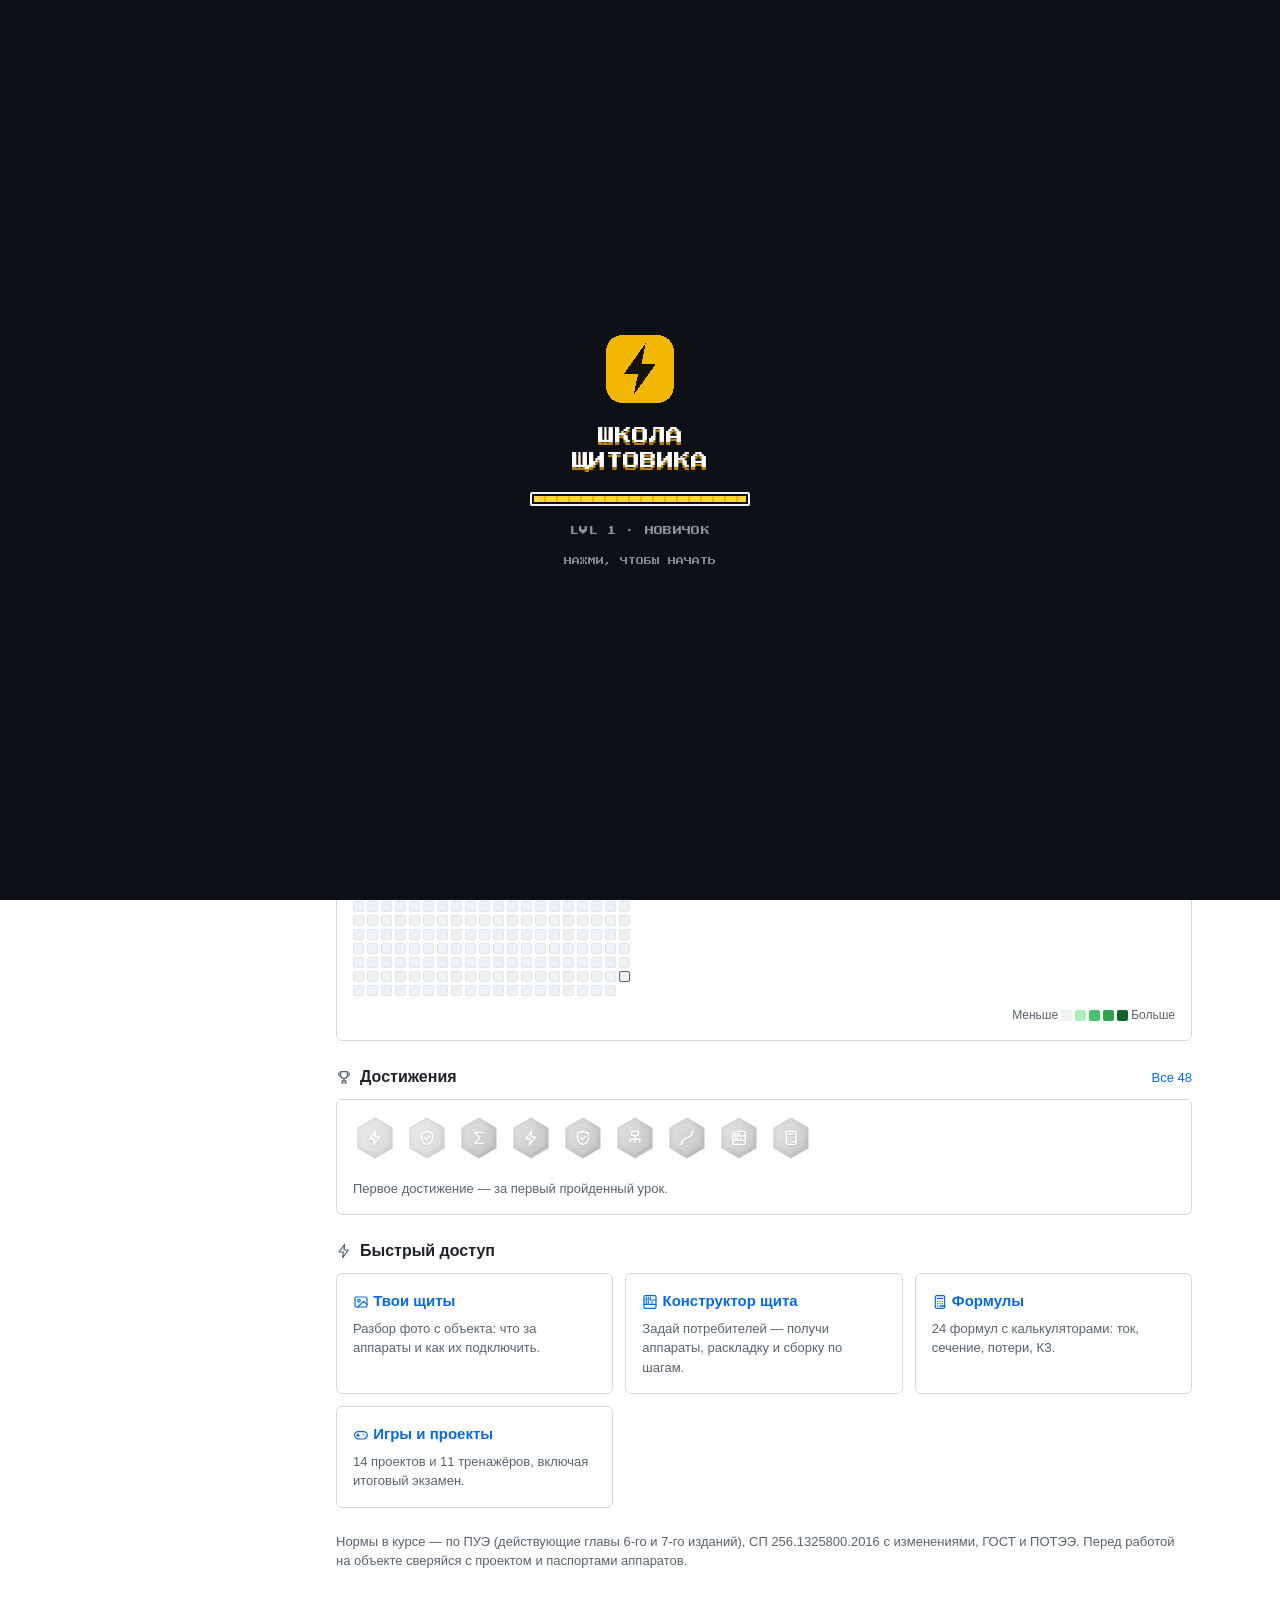
<file: index.html>
<!doctype html>
<html lang="ru">
<head>
<meta charset="utf-8">
<meta name="viewport" content="width=device-width,initial-scale=1,viewport-fit=cover">
<title>Школа щитовика</title>
<meta name="description" content="Прикладная электрика и сборка электрощитов с нуля: курс, формулы, нормы, проекты, игры, конструктор щита и разборы от Claude.">
<meta name="theme-color" content="#24292f">
<meta name="color-scheme" content="light dark">
<link rel="manifest" href="manifest.webmanifest">
<link rel="icon" href="icons/favicon.svg" type="image/svg+xml">
<link rel="icon" href="icons/favicon-32.png" sizes="32x32" type="image/png">
<link rel="apple-touch-icon" href="icons/apple-touch-icon.png">
<meta name="mobile-web-app-capable" content="yes">
<meta name="apple-mobile-web-app-capable" content="yes">
<meta name="apple-mobile-web-app-status-bar-style" content="black-translucent">
<meta name="apple-mobile-web-app-title" content="Щитовик">
<meta property="og:type" content="website">
<meta property="og:title" content="Школа щитовика">
<meta property="og:description" content="Прикладная электрика и сборка электрощитов с нуля: курс, формулы, нормы, проекты, игры, конструктор щита и разборы от Claude.">
<meta property="og:image" content="https://slowmeow.github.io/shkola-shchitovika/icons/og.png">
<meta property="og:url" content="https://slowmeow.github.io/shkola-shchitovika/">
<link rel="preload" href="fonts/ps2p-cyr.woff2" as="font" type="font/woff2" crossorigin>
<script>window.SHK_ENV='pages';try{var t=localStorage.getItem('shk:theme');if(t==='light'||t==='dark')document.documentElement.setAttribute('data-theme',t)}catch(e){}</script>
<style>@font-face{font-family:"Press Start 2P";font-style:normal;font-weight:400;font-display:swap;src:url(fonts/ps2p-cyr.woff2) format("woff2");unicode-range:U+0301,U+0400-045F,U+0490-0491,U+04B0-04B1,U+2116}
@font-face{font-family:"Press Start 2P";font-style:normal;font-weight:400;font-display:swap;src:url(fonts/ps2p-lat.woff2) format("woff2");unicode-range:U+0000-00FF,U+0131,U+0152-0153,U+02BB-02BC,U+02C6,U+02DA,U+02DC,U+2000-206F,U+20AC,U+2122,U+2191,U+2193,U+2212,U+2215,U+FEFF,U+FFFD}

/* Layout: GitHub-style app shell — dark top header with HUD (level, XP strip), one content column, bottom tab bar on phones, left side nav from 1012px.
   Identity: GitHub Primer surfaces and type; game accents only where progress lives — gold XP, purple level, rarity colours, pixel font for numbers. */
:root{
  --bg:#ffffff; --bg-subtle:#f6f8fa; --bg-inset:#f6f8fa; --bg-muted:#eff2f5; --overlay:#ffffff;
  --fg:#1f2328; --fg-muted:#59636e; --fg-subtle:#6e7781;
  --border:#d1d9e0; --border-muted:#dfe4e9; --border-strong:#bcc5ce;
  --accent:#0969da; --accent-subtle:#ddf4ff; --accent-muted:rgba(84,174,255,.4);
  --success:#1a7f37; --success-em:#1f883d; --success-subtle:#dafbe1;
  --attention:#9a6700; --attention-em:#bf8700; --attention-subtle:#fff8c5;
  --severe:#bc4c00; --severe-subtle:#fff1e5;
  --danger:#d1242f; --danger-subtle:#ffebe9;
  --done:#8250df; --done-subtle:#fbefff;
  --sponsors:#bf3989; --sponsors-subtle:#ffeff7;
  --hdr-bg:#24292f; --hdr-fg:#ffffff; --hdr-muted:rgba(255,255,255,.72); --hdr-hover:rgba(255,255,255,.12); --hdr-line:rgba(255,255,255,.16);
  --unl:#fd8c73;
  --btn-bg:#f6f8fa; --btn-hover:#eff2f5; --btn-active:#e6eaef; --btn-border:#d1d9e0;
  --btn-pri:#1f883d; --btn-pri-hover:#1c8139; --btn-pri-fg:#ffffff;
  --shadow-sm:0 1px 0 rgba(31,35,40,.04); --shadow-md:0 3px 6px rgba(140,149,159,.15); --shadow-lg:0 8px 24px rgba(140,149,159,.2); --shadow-xl:0 12px 28px rgba(140,149,159,.3);
  --h0:#eff2f5; --h1:#aceebb; --h2:#4ac26b; --h3:#2da44e; --h4:#116329;
  --gold:#bf8700; --xp-a:#ffd33d; --xp-b:#fb8f44; --lvl-a:#8250df; --lvl-b:#bf3989; --flame:#fb8500;
  --r-c:#6e7781; --r-r:#0969da; --r-e:#8250df; --r-l:#bf8700;
  --cyan:#0e7490; --cyan-subtle:#e4f6fa;
  /* старые имена, на которых нарисованы схемы и иллюстрации */
  --surface:var(--bg); --surface-2:var(--bg-subtle); --surface-3:var(--bg-muted);
  --ink:var(--fg); --ink-2:var(--fg-muted); --ink-3:var(--fg-subtle); --line:var(--border); --line-2:var(--border-strong);
  --signal:#F2B705; --signal-ink:#17130A; --signal-soft:var(--attention-subtle);
  --ok:var(--success); --ok-soft:var(--success-subtle); --warn:var(--attention); --warn-soft:var(--attention-subtle); --bad:var(--danger); --bad-soft:var(--danger-subtle); --info-soft:var(--accent-subtle);
  --w-l1:#8A5426; --w-l2:#1D1D1D; --w-l3:#8E9497; --w-n:#2A6CD6; --w-pe:#2F9B4A; --w-pey:#E2BE14; --w-edge:rgba(20,25,22,.28);
  --dev:#FFFFFF; --dev-2:#F1F2EF; --dev-line:#98A09A; --rail:#AEB4AF; --enc:#E4E8EC; --enc-line:#B5BEC7;
  --font-body:-apple-system,BlinkMacSystemFont,"Segoe UI","Noto Sans",Helvetica,Arial,sans-serif;
  --font-display:var(--font-body);
  --font-mono:ui-monospace,SFMono-Regular,"SF Mono",Menlo,Consolas,"Liberation Mono",monospace;
  --font-pixel:"Press Start 2P",ui-monospace,monospace;
  --r:6px; --r-lg:12px; --hdr:56px; --tabh:60px; --shadow:var(--shadow-md);
}
@media (prefers-color-scheme: dark){
  :root:not([data-theme="light"]){
    --bg:#0d1117; --bg-subtle:#151b23; --bg-inset:#010409; --bg-muted:#212830; --overlay:#151b23;
    --fg:#f0f6fc; --fg-muted:#9198a1; --fg-subtle:#7d8590;
    --border:#3d444d; --border-muted:#2f353d; --border-strong:#4d555e;
    --accent:#4493f8; --accent-subtle:rgba(56,139,253,.15); --accent-muted:rgba(56,139,253,.4);
    --success:#3fb950; --success-em:#238636; --success-subtle:rgba(46,160,67,.15);
    --attention:#d29922; --attention-em:#9e6a03; --attention-subtle:rgba(187,128,9,.15);
    --severe:#db6d28; --severe-subtle:rgba(219,109,40,.12);
    --danger:#f85149; --danger-subtle:rgba(248,81,73,.12);
    --done:#ab7df8; --done-subtle:rgba(171,125,248,.15);
    --sponsors:#db61a2; --sponsors-subtle:rgba(219,97,162,.12);
    --hdr-bg:#010409; --hdr-line:rgba(240,246,252,.1);
    --btn-bg:#212830; --btn-hover:#262c36; --btn-active:#2a313c; --btn-border:#3d444d;
    --btn-pri:#238636; --btn-pri-hover:#29903b;
    --shadow-sm:0 0 transparent; --shadow-md:0 3px 6px #010409; --shadow-lg:0 8px 24px #010409; --shadow-xl:0 12px 48px #010409;
    --h0:#1b222c; --h1:#033a16; --h2:#196c2e; --h3:#2ea043; --h4:#56d364;
    --gold:#e3b341; --xp-a:#f2cc60; --xp-b:#f0883e; --lvl-a:#a371f7; --lvl-b:#db61a2; --flame:#ff9e3d;
    --r-c:#8b949e; --r-r:#4493f8; --r-e:#ab7df8; --r-l:#e3b341;
    --cyan:#22d3ee; --cyan-subtle:rgba(34,211,238,.12);
    --w-l1:#B0703A; --w-l2:#0B0B0B; --w-l3:#9AA0A3; --w-n:#4A8BF0; --w-pe:#3DB25B; --w-pey:#E8C824; --w-edge:rgba(235,240,236,.55);
    --dev:#F2F3F0; --dev-2:#DCDFDA; --dev-line:#8D958F; --rail:#5F6862; --enc:#1b222c; --enc-line:#3d444d;
    color-scheme:dark;
  }
}
:root[data-theme="dark"]{
  --bg:#0d1117; --bg-subtle:#151b23; --bg-inset:#010409; --bg-muted:#212830; --overlay:#151b23;
  --fg:#f0f6fc; --fg-muted:#9198a1; --fg-subtle:#7d8590;
  --border:#3d444d; --border-muted:#2f353d; --border-strong:#4d555e;
  --accent:#4493f8; --accent-subtle:rgba(56,139,253,.15); --accent-muted:rgba(56,139,253,.4);
  --success:#3fb950; --success-em:#238636; --success-subtle:rgba(46,160,67,.15);
  --attention:#d29922; --attention-em:#9e6a03; --attention-subtle:rgba(187,128,9,.15);
  --severe:#db6d28; --severe-subtle:rgba(219,109,40,.12);
  --danger:#f85149; --danger-subtle:rgba(248,81,73,.12);
  --done:#ab7df8; --done-subtle:rgba(171,125,248,.15);
  --sponsors:#db61a2; --sponsors-subtle:rgba(219,97,162,.12);
  --hdr-bg:#010409; --hdr-line:rgba(240,246,252,.1);
  --btn-bg:#212830; --btn-hover:#262c36; --btn-active:#2a313c; --btn-border:#3d444d;
  --btn-pri:#238636; --btn-pri-hover:#29903b;
  --shadow-sm:0 0 transparent; --shadow-md:0 3px 6px #010409; --shadow-lg:0 8px 24px #010409; --shadow-xl:0 12px 48px #010409;
  --h0:#1b222c; --h1:#033a16; --h2:#196c2e; --h3:#2ea043; --h4:#56d364;
  --gold:#e3b341; --xp-a:#f2cc60; --xp-b:#f0883e; --lvl-a:#a371f7; --lvl-b:#db61a2; --flame:#ff9e3d;
  --r-c:#8b949e; --r-r:#4493f8; --r-e:#ab7df8; --r-l:#e3b341;
  --cyan:#22d3ee; --cyan-subtle:rgba(34,211,238,.12);
  --w-l1:#B0703A; --w-l2:#0B0B0B; --w-l3:#9AA0A3; --w-n:#4A8BF0; --w-pe:#3DB25B; --w-pey:#E8C824; --w-edge:rgba(235,240,236,.55);
  --dev:#F2F3F0; --dev-2:#DCDFDA; --dev-line:#8D958F; --rail:#5F6862; --enc:#1b222c; --enc-line:#3d444d;
  color-scheme:dark;
}
html{-webkit-text-size-adjust:100%;background:var(--bg)}
body{background:var(--bg);color:var(--fg);font-family:var(--font-body);font-size:15px;line-height:1.5;margin:0;-webkit-tap-highlight-color:transparent}
*,*::before,*::after{box-sizing:border-box}
a{color:var(--accent);text-decoration:none}
button,input,select,textarea{font:inherit;color:inherit}
[hidden]{display:none!important}
.ic{width:16px;height:16px;flex:none;display:inline-block;vertical-align:middle}
:focus-visible{outline:2px solid var(--accent);outline-offset:-2px;border-radius:6px}
@media (prefers-reduced-motion: reduce){*{animation:none!important;transition:none!important;scroll-behavior:auto!important}}
.sr{position:absolute!important;width:1px;height:1px;overflow:hidden;clip:rect(0 0 0 0);white-space:nowrap}

/* ---------- шапка, HUD, навигация ---------- */
.topbar{position:sticky;top:env(safe-area-inset-top,0px);z-index:30;display:flex;align-items:center;gap:6px;background:var(--hdr-bg);color:var(--hdr-fg);
  min-height:var(--hdr);padding-left:max(16px,env(safe-area-inset-left,0px));padding-right:max(16px,env(safe-area-inset-right,0px))}
.brand{display:flex;align-items:center;gap:10px;color:var(--hdr-fg);min-width:0;padding:4px 6px 4px 2px;border-radius:6px}
.brand:hover{color:var(--hdr-muted)}
.brand b{font-weight:600;font-size:15px;white-space:nowrap;overflow:hidden;text-overflow:ellipsis}
.brand svg{flex:none}
.topbar .spacer{flex:1}
.hbtn{position:relative;display:inline-grid;place-items:center;width:38px;height:38px;border-radius:6px;border:1px solid transparent;background:transparent;color:var(--hdr-fg);cursor:pointer;flex:none}
.hbtn:hover{background:var(--hdr-hover)}
.hbtn .ic{width:20px;height:20px}
.hbtn .pip{position:absolute;top:6px;right:6px;width:9px;height:9px;border-radius:50%;background:var(--accent);box-shadow:0 0 0 2px var(--hdr-bg)}
.hbtn.outlined{border-color:var(--hdr-line)}
.me-btn{display:flex;align-items:center;gap:8px;padding:3px 4px 3px 3px;border-radius:999px;border:1px solid var(--hdr-line);background:transparent;cursor:pointer;color:var(--hdr-fg);flex:none}
.me-btn:hover{background:var(--hdr-hover)}
.me-btn .ava{width:28px;height:28px}
.me-btn .lv{font-family:var(--font-pixel);font-size:9px;line-height:1;padding:4px 6px 3px;border-radius:999px;background:linear-gradient(135deg,var(--lvl-a),var(--lvl-b));color:#fff;letter-spacing:.02em}
.xpstrip{position:sticky;top:calc(var(--hdr) + env(safe-area-inset-top,0px));z-index:29;height:3px;background:var(--hdr-bg)}
.xpstrip>i{display:block;height:100%;width:0;background:linear-gradient(90deg,var(--xp-a),var(--xp-b));box-shadow:0 0 8px var(--xp-b);transition:width .6s cubic-bezier(.2,.8,.2,1)}
.tabs{position:fixed;left:0;right:0;bottom:0;z-index:40;display:grid;grid-template-columns:repeat(6,1fr);background:var(--bg);border-top:1px solid var(--border);
  padding-bottom:env(safe-area-inset-bottom,0px);padding-left:max(8px,env(safe-area-inset-left,0px));padding-right:max(8px,env(safe-area-inset-right,0px))}
.tab{display:flex;flex-direction:column;align-items:center;justify-content:center;gap:3px;height:var(--tabh);font-size:11px;font-weight:500;color:var(--fg-muted);position:relative;min-width:0}
.tab .ic{width:22px;height:22px}
.tab span{max-width:100%;overflow:hidden;text-overflow:ellipsis;white-space:nowrap;padding:0 2px}
.tab.x{display:none}
@media (max-width:420px){.tab{font-size:10px}.tab .ic{width:20px;height:20px}}
.tab[aria-current="page"]{color:var(--fg);font-weight:600}
.tab[aria-current="page"] .ic{color:var(--accent)}
.tab[aria-current="page"]::before{content:"";position:absolute;top:-1px;left:24%;right:24%;height:2px;border-radius:0 0 2px 2px;background:var(--unl)}
.tab .cnt{position:absolute;top:7px;left:calc(50% + 6px);min-width:16px;height:16px;padding:0 4px;border-radius:8px;background:var(--accent);color:#fff;font-size:10px;font-weight:600;line-height:16px;text-align:center}
.side-me{display:none}
main{display:block;min-height:60vh}
.wrap{max-width:920px;margin:0 auto;padding-block:20px calc(var(--tabh) + 44px + env(safe-area-inset-bottom,0px));
  padding-left:max(16px,env(safe-area-inset-left,0px));padding-right:max(16px,env(safe-area-inset-right,0px))}
.wrap.wide{max-width:1280px}
@media (max-width:350px){.brand b{display:none}}
@media (min-width:1012px){
  .tabs{top:calc(var(--hdr) + 3px);bottom:0;right:auto;width:248px;display:flex;flex-direction:column;gap:2px;padding:16px 12px;border-top:0;border-right:1px solid var(--border-muted);background:var(--bg);overflow-y:auto}
  .tab,.tab.x{display:flex;flex-direction:row;justify-content:flex-start;gap:10px;height:36px;padding:0 10px;border-radius:6px;font-size:14px;color:var(--fg);font-weight:400}
  .tab:hover{background:var(--bg-muted)}
  .tab .ic{width:16px;height:16px;color:var(--fg-muted)}
  .tab[aria-current="page"]{background:var(--bg-muted);font-weight:600}
  .tab[aria-current="page"]::before{top:6px;bottom:6px;left:-12px;right:auto;width:4px;height:auto;border-radius:0 6px 6px 0;background:var(--accent)}
  .tab .cnt{position:static;margin-left:auto}
  .tab.sep{margin-top:14px}
  .side-me{display:block;margin-top:auto;padding-top:16px}
  main{margin-left:248px}
  .wrap{padding-bottom:64px;padding-left:32px;padding-right:32px}
}

/* ---------- текст ---------- */
h1,h2,h3,h4{text-wrap:balance;line-height:1.25;margin:0}
.h1{font-weight:600;font-size:clamp(22px,5.6vw,30px);letter-spacing:-.01em}
.h2{font-size:20px;font-weight:600}
.h3{font-size:16px;font-weight:600}
.eyebrow{font-size:12px;font-weight:600;color:var(--fg-muted)}
.muted{color:var(--fg-muted)}
.small{font-size:13px}
.mono{font-family:var(--font-mono);font-size:.9em}
.px{font-family:var(--font-pixel);font-weight:400;letter-spacing:.02em}
.num{font-variant-numeric:tabular-nums}
p{margin:0}
.stack{display:flex;flex-direction:column;gap:16px}
.stack-sm{display:flex;flex-direction:column;gap:8px}
.stack-lg{display:flex;flex-direction:column;gap:28px}
.row{display:flex;gap:8px;align-items:center;flex-wrap:wrap}
.spacer{flex:1}
.page-head{display:flex;flex-direction:column;gap:6px;margin-bottom:20px;padding-bottom:16px;border-bottom:1px solid var(--border-muted)}
.crumbs{font-size:14px;color:var(--fg-muted);display:flex;gap:6px;flex-wrap:wrap;align-items:center}
.crumbs a{color:var(--accent)}
.crumbs a:hover{text-decoration:underline}
.sec-title{display:flex;align-items:center;gap:8px;font-size:16px;font-weight:600;margin-bottom:10px}
.sec-title .ic{color:var(--fg-muted)}
.sec-title a{margin-left:auto;font-size:13px;font-weight:400}

/* ---------- урок как README ---------- */
.prose{max-width:76ch;font-size:16px;line-height:1.6;overflow-wrap:break-word}
.prose>*+*{margin-top:16px}
.prose h2{font-size:1.45em;font-weight:600;margin-top:32px;padding-bottom:.3em;border-bottom:1px solid var(--border-muted)}
.prose h3{font-size:1.2em;font-weight:600;margin-top:24px}
.prose ul,.prose ol{padding-left:2em;margin-block:8px 0}
.prose li+li{margin-top:6px}
.prose a,.lnk{color:var(--accent);text-decoration:underline;text-underline-offset:.2em;text-decoration-thickness:1px;cursor:pointer;background:none;border:0;padding:0;font:inherit;text-align:left}
.prose a:hover,.lnk:hover{text-decoration-thickness:2px}
.prose strong{font-weight:600}
.prose code,.k{font-family:var(--font-mono);font-size:85%;background:var(--bg-muted);border-radius:6px;padding:.2em .4em;white-space:nowrap}
dfn,.term{font-style:normal;border-bottom:1px dashed var(--accent);cursor:help}
.lead{font-size:18px;color:var(--fg-muted)}
.box{border-left:4px solid var(--border-strong);padding:8px 16px 10px;border-radius:0 6px 6px 0;background:var(--bg-subtle);font-size:15px}
.box>.lbl{display:flex;align-items:center;gap:8px;font-size:14px;font-weight:600;line-height:1.3;margin-bottom:6px;color:var(--fg-muted)}
.box>.lbl .ic{width:16px;height:16px}
.box>*+*:not(.lbl){margin-top:8px}
.box ul,.box ol{padding-left:20px;margin:6px 0 0}
.box.tip{border-color:var(--success);background:var(--success-subtle)} .box.tip>.lbl{color:var(--success)}
.box.warn{border-color:var(--attention-em);background:var(--attention-subtle)} .box.warn>.lbl{color:var(--attention)}
.box.bad{border-color:var(--danger);background:var(--danger-subtle)} .box.bad>.lbl{color:var(--danger)}
.box.norm{border-color:var(--done);background:var(--done-subtle)} .box.norm>.lbl{color:var(--done)}
.box.anki{border-color:var(--accent);background:var(--accent-subtle)} .box.anki>.lbl{color:var(--accent)} .box.anki .row{margin-top:10px}
.box.skill{border-color:var(--accent);background:var(--accent-subtle)} .box.skill>.lbl{color:var(--accent)}
.box.ex{border-color:var(--border-strong);background:var(--bg-subtle)}
.box.goal{border-color:var(--accent);background:var(--accent-subtle)} .box.goal>.lbl{color:var(--accent)}
.box.phys{border-color:var(--cyan);background:var(--cyan-subtle)} .box.phys>.lbl{color:var(--cyan)}
.box.hist{border-color:var(--sponsors);background:var(--sponsors-subtle)} .box.hist>.lbl{color:var(--sponsors)}
.prob{display:flex;flex-direction:column;gap:10px}
.prob .pq>*+*{margin-top:8px}
.prob details{border-top:1px solid var(--border-muted);padding-top:8px}
.prob summary{cursor:pointer;color:var(--accent);font-weight:600;font-size:14px}
.prob .sol{margin-top:8px;display:flex;flex-direction:column;gap:8px;font-size:15px}
.prob .sol ol,.prob .sol ul{padding-left:22px;margin:0}
.fx{font-family:var(--font-mono);font-size:18px;font-weight:600;background:var(--bg-subtle);border:1px solid var(--border-muted);border-radius:6px;padding:14px 16px;text-align:center;overflow-x:auto;white-space:nowrap}
.fx sub,.fx sup{font-size:.68em}
figure{margin:0}
figure.ill{background:var(--bg);border:1px solid var(--border);border-radius:6px;padding:12px;overflow-x:auto}
figure.ill svg{display:block;max-width:100%;height:auto;margin:0 auto}
figure.ill figcaption{font-size:13px;color:var(--fg-muted);margin-top:8px;text-align:center}
.kv{display:grid;grid-template-columns:max-content 1fr;gap:6px 16px;font-size:15px}
.kv dt{font-family:var(--font-mono);font-weight:600}
.kv dd{margin:0;color:var(--fg-muted)}
.md>*+*{margin-top:10px}
.md h4{font-size:15px;font-weight:600;margin-top:14px}
.md ul,.md ol{padding-left:22px;margin:0}
.md li+li{margin-top:4px}
pre.code{background:var(--bg-subtle);border:1px solid var(--border-muted);border-radius:6px;padding:12px;overflow-x:auto;font-family:var(--font-mono);font-size:13px;line-height:1.45;white-space:pre;margin:8px 0}
.md pre,.msg pre{background:var(--bg-subtle);border:1px solid var(--border-muted);border-radius:6px;padding:12px;overflow-x:auto;font-family:var(--font-mono);font-size:13px;white-space:pre}
.md blockquote,.msg blockquote{margin:0;padding:0 12px;border-left:4px solid var(--border-strong);color:var(--fg-muted)}
.md a,.msg.ai a{color:var(--accent);text-decoration:underline}
.md hr,.msg hr{border:0;border-top:1px solid var(--border-muted)}

/* ---------- компоненты GitHub ---------- */
.card{background:var(--bg);border:1px solid var(--border);border-radius:var(--r);padding:16px;color:var(--fg)}
a.card,button.card{display:block;text-align:left;width:100%;cursor:pointer;transition:border-color .15s ease,box-shadow .15s ease,transform .15s ease}
a.card:hover,button.card:hover{border-color:var(--border-strong);box-shadow:var(--shadow-md)}
@media (hover:hover){a.card:hover,button.card:hover{transform:translateY(-1px)}}
.card .ttl{color:var(--accent);font-weight:600}
.grid{display:grid;grid-template-columns:repeat(auto-fill,minmax(260px,1fr));gap:12px}
.grid-2{display:grid;grid-template-columns:repeat(auto-fill,minmax(200px,1fr));gap:12px}
.btn{display:inline-flex;align-items:center;justify-content:center;gap:8px;min-height:38px;padding:0 14px;border-radius:6px;border:1px solid var(--btn-border);
  background:var(--btn-bg);color:var(--fg);cursor:pointer;font-weight:500;font-size:14px;line-height:1.2;white-space:nowrap;box-shadow:var(--shadow-sm);transition:background .1s ease}
.btn:hover{background:var(--btn-hover);text-decoration:none}
.btn:active{background:var(--btn-active)}
.btn .ic{width:16px;height:16px;color:var(--fg-muted)}
.btn.primary{background:var(--btn-pri);color:var(--btn-pri-fg);border-color:rgba(31,35,40,.15)}
.btn.primary:hover{background:var(--btn-pri-hover)}
.btn.primary .ic{color:inherit}
.btn.ghost{border-color:transparent;background:transparent;box-shadow:none;color:var(--accent)}
.btn.ghost:hover{background:var(--bg-muted)}
.btn.ghost .ic{color:inherit}
.btn.danger{color:var(--danger)}
.btn.danger .ic{color:inherit}
.btn.danger:hover{background:var(--danger);color:#fff;border-color:var(--danger)}
.btn.sm{min-height:32px;padding:0 10px;font-size:13px}
.btn[disabled]{opacity:.5;cursor:not-allowed}
.btn.block{width:100%}
.btn.wrap{white-space:normal;text-align:left;line-height:1.3;padding-block:9px;min-width:0}
.btn.game{position:relative;border:0;color:#1b1300;font-weight:700;background:linear-gradient(180deg,#ffe066,#f6b40e);box-shadow:0 3px 0 #b8800a,0 6px 16px rgba(246,180,14,.3);min-height:46px;padding:0 20px;font-size:15px}
.btn.game:hover{filter:brightness(1.05);background:linear-gradient(180deg,#ffe57a,#f8bb1f)}
.btn.game:active{transform:translateY(2px);box-shadow:0 1px 0 #b8800a}
.btn.game .ic{color:inherit}
.btn.purple{border:0;color:#fff;background:linear-gradient(135deg,var(--lvl-a),var(--lvl-b));box-shadow:0 3px 0 rgba(0,0,0,.25)}
.btn.purple .ic{color:#fff}
.lesson-nav{display:flex;gap:10px;flex-wrap:nowrap}
.lesson-nav .btn{flex:1 1 0;justify-content:flex-start}
.lesson-nav .btn.nx{justify-content:flex-end;text-align:right}
.badge{display:inline-flex;align-items:center;gap:4px;font-size:12px;font-weight:500;line-height:20px;padding:0 8px;border-radius:2em;border:1px solid var(--border);color:var(--fg-muted);white-space:nowrap;background:transparent}
.badge .ic{width:12px;height:12px}
.badge.y{background:var(--signal);color:var(--signal-ink);border-color:transparent}
.badge.ok{color:var(--success);border-color:color-mix(in srgb,var(--success) 45%,transparent)}
.badge.warn{color:var(--attention);border-color:color-mix(in srgb,var(--attention) 45%,transparent)}
.badge.bad{color:var(--danger);border-color:color-mix(in srgb,var(--danger) 45%,transparent)}
.badge.info{color:var(--accent);border-color:color-mix(in srgb,var(--accent) 45%,transparent)}
.badge.done{color:var(--done);border-color:color-mix(in srgb,var(--done) 45%,transparent)}
.badge.fill-ok{background:var(--success-em);border-color:transparent;color:#fff}
.badge.fill-done{background:var(--done);border-color:transparent;color:#fff}
.badge.xp{font-family:var(--font-pixel);font-size:9px;letter-spacing:.02em;line-height:18px;color:#5c3d00;background:linear-gradient(90deg,var(--xp-a),var(--xp-b));border:0;padding:1px 7px 0}
.badge.xp.got{background:var(--bg-muted);color:var(--fg-subtle)}
.counter{display:inline-block;min-width:20px;padding:0 6px;font-size:12px;font-weight:500;line-height:18px;text-align:center;border-radius:2em;background:var(--bg-muted);color:var(--fg)}
.counter.blue{background:var(--accent);color:#fff}
.chips{display:flex;gap:8px;flex-wrap:wrap}
.chip{border:1px solid var(--btn-border);background:var(--btn-bg);border-radius:2em;padding:6px 12px;font-size:14px;cursor:pointer;line-height:1.3;text-align:left;color:var(--fg)}
.chip:hover{background:var(--btn-hover)}
.chip[aria-pressed="true"]{background:var(--accent-subtle);color:var(--accent);border-color:var(--accent)}
.topic{display:inline-block;font-size:12px;font-weight:500;line-height:22px;padding:0 10px;border-radius:2em;background:var(--accent-subtle);color:var(--accent)}
.bar{height:8px;border-radius:6px;background:var(--bg-muted);overflow:hidden}
.bar>i{display:block;height:100%;background:var(--success-em);border-radius:6px;transition:width .5s ease}
.bar.xp{height:12px;border-radius:3px;background:var(--bg-muted);box-shadow:inset 0 0 0 1px var(--border-muted)}
.bar.xp>i{border-radius:3px;background:linear-gradient(90deg,var(--xp-a),var(--xp-b));box-shadow:0 0 10px color-mix(in srgb,var(--xp-b) 60%,transparent)}
.list{display:flex;flex-direction:column;border:1px solid var(--border);border-radius:var(--r);background:var(--bg);overflow:hidden}
.list-head{display:flex;align-items:center;gap:10px;padding:12px 16px;background:var(--bg-subtle);border-bottom:1px solid var(--border);font-size:14px}
.list-head b{font-weight:600}
.li{display:flex;align-items:center;gap:12px;padding:12px 16px;border:0;background:none;text-align:left;width:100%;cursor:pointer;color:var(--fg)}
.li+.li{border-top:1px solid var(--border-muted)}
.list-head+.li{border-top:0}
a.li:hover,button.li:hover{background:var(--bg-subtle)}
.li .t{flex:1;min-width:0}
.li .t b{display:block;font-weight:600}
.li .t span{display:block;font-size:13px;color:var(--fg-muted)}
.li>.ic{color:var(--fg-muted)}
.dot{width:20px;height:20px;border-radius:50%;border:2px solid var(--border-strong);flex:none;display:grid;place-items:center;color:#fff}
.dot.done{background:var(--success-em);border-color:var(--success-em)}
.dot.done .ic{width:12px;height:12px;stroke-width:3}
.dot.known{border-color:var(--fg-subtle);border-style:dashed}
.dot.now{border-color:var(--attention-em);box-shadow:0 0 0 3px var(--attention-subtle)}
.seg{display:inline-flex;background:var(--bg-muted);border:1px solid var(--border);border-radius:6px;padding:2px;gap:2px;flex-wrap:wrap}
.seg button{border:1px solid transparent;background:transparent;border-radius:5px;padding:5px 12px;font-size:14px;font-weight:500;cursor:pointer;color:var(--fg-muted)}
.seg button[aria-pressed="true"]{background:var(--bg);color:var(--fg);border-color:var(--border);box-shadow:var(--shadow-sm);font-weight:600}
.tabs-in{display:flex;gap:4px;overflow-x:auto;border-bottom:1px solid var(--border-muted);scrollbar-width:none;-ms-overflow-style:none}
.tabs-in::-webkit-scrollbar{display:none}
.tabs-in button,.tabs-in a{flex:none;display:inline-flex;align-items:center;gap:6px;position:relative;border:0;background:none;border-radius:6px;padding:8px 10px;margin-bottom:6px;font-size:14px;color:var(--fg);cursor:pointer;white-space:nowrap}
.tabs-in button:hover,.tabs-in a:hover{background:var(--bg-muted)}
.tabs-in [aria-selected="true"]{font-weight:600}
.tabs-in [aria-selected="true"]::after{content:"";position:absolute;left:0;right:0;bottom:-7px;height:2px;border-radius:6px;background:var(--unl)}
.tabs-in .ic{color:var(--fg-muted)}
.field{display:flex;flex-direction:column;gap:6px;min-width:0}
.field>label,.field>.lab{font-size:14px;font-weight:600;color:var(--fg)}
.inp,select.inp,textarea.inp{width:100%;min-height:40px;border:1px solid var(--border);border-radius:6px;background:var(--bg);padding:8px 12px;font-size:16px;color:var(--fg);box-shadow:inset 0 1px 0 rgba(208,215,222,.2)}
:root[data-theme="dark"] .inp{background:var(--bg-inset)}
@media (prefers-color-scheme: dark){:root:not([data-theme="light"]) .inp{background:var(--bg-inset)}}
textarea.inp{min-height:96px;resize:vertical;line-height:1.5}
.inp:focus{outline:none;border-color:var(--accent);box-shadow:inset 0 0 0 1px var(--accent)}
.form-grid{display:grid;grid-template-columns:repeat(auto-fill,minmax(170px,1fr));gap:14px}
.check{display:flex;gap:10px;align-items:flex-start;cursor:pointer;font-size:15px}
.check input{width:18px;height:18px;margin-top:2px;accent-color:var(--accent);flex:none}
.tbl-wrap{overflow-x:auto;-webkit-overflow-scrolling:touch}
table.tbl{border-collapse:collapse;width:100%;font-size:14px;font-variant-numeric:tabular-nums}
.tbl th,.tbl td{padding:6px 12px;text-align:left;border:1px solid var(--border);vertical-align:top}
.tbl th{font-weight:600;background:var(--bg-subtle);hyphens:manual;overflow-wrap:break-word}
@media (max-width:600px){.tbl th,.tbl td{padding:6px 8px}table.tbl{font-size:13.5px}}
.tbl tbody tr:nth-child(2n){background:var(--bg-subtle)}
.tbl td.c,.tbl th.c{text-align:center}
.tbl td.r,.tbl th.r{text-align:right}
.tbl caption{caption-side:bottom;text-align:left;font-size:12.5px;color:var(--fg-muted);padding:8px 2px}
.svgbox{position:relative;border:1px solid var(--border);border-radius:var(--r);background:var(--bg);overflow:auto;max-height:78vh;-webkit-overflow-scrolling:touch}
.svgbox svg{display:block}
.zoombar{position:sticky;left:0;top:0;z-index:2;display:flex;gap:6px;padding:6px;pointer-events:none}
.zoombar button{pointer-events:auto;width:34px;height:34px;border-radius:6px;border:1px solid var(--btn-border);background:var(--btn-bg);cursor:pointer;font-weight:600;font-size:17px;box-shadow:var(--shadow-md);color:var(--fg)}
.empty{border:1px dashed var(--border-strong);border-radius:var(--r);padding:28px 20px;text-align:center;color:var(--fg-muted)}
.empty .ic{width:24px;height:24px;color:var(--fg-subtle);display:block;margin:0 auto 8px}
.stat{display:flex;flex-direction:column;gap:2px}
.stat b{font-family:var(--font-mono);font-size:22px;font-weight:600}
.stat span{font-size:12.5px;color:var(--fg-muted)}
.kbd{font-family:var(--font-mono);font-size:12px;border:1px solid var(--border);border-bottom-width:2px;border-radius:6px;padding:0 5px;background:var(--bg-subtle)}
hr.sep{border:0;border-top:1px solid var(--border-muted);margin:8px 0}
details.acc{border:1px solid var(--border);border-radius:var(--r);background:var(--bg)}
details.acc>summary{cursor:pointer;padding:12px 16px;font-weight:600;list-style:none;display:flex;gap:10px;align-items:center}
details.acc>summary::-webkit-details-marker{display:none}
details.acc>summary::after{content:"";width:8px;height:8px;margin-left:auto;border-right:2px solid var(--fg-muted);border-bottom:2px solid var(--fg-muted);transform:rotate(45deg) translate(-2px,-2px);transition:transform .15s ease;flex:none}
details.acc[open]>summary::after{transform:rotate(-135deg) translate(-2px,-2px)}
details.acc>.in{padding:0 16px 16px}
.flash{border:1px solid var(--accent-muted);background:var(--accent-subtle);border-radius:6px;padding:12px 16px;font-size:14px}
.flash.ok{border-color:color-mix(in srgb,var(--success) 40%,transparent);background:var(--success-subtle)}
.flash.warn{border-color:color-mix(in srgb,var(--attention) 40%,transparent);background:var(--attention-subtle)}
.flash.bad{border-color:color-mix(in srgb,var(--danger) 40%,transparent);background:var(--danger-subtle)}

/* ---------- аватар, уровень, XP ---------- */
.ava{display:inline-block;border-radius:50%;overflow:hidden;background:var(--bg-subtle);box-shadow:0 0 0 1px var(--border);flex:none}
.ava svg{display:block;width:100%;height:100%}
.ava-ring{position:relative;flex:none;display:grid;place-items:center}
.ava-ring>svg.ring{position:absolute;inset:0;width:100%;height:100%;transform:rotate(-90deg)}
.ava-ring .lvtag{position:absolute;right:-4px;bottom:-2px;font-family:var(--font-pixel);font-size:10px;line-height:1;padding:5px 6px 4px;border-radius:999px;color:#fff;background:linear-gradient(135deg,var(--lvl-a),var(--lvl-b));box-shadow:0 0 0 3px var(--bg)}
.lobby{display:grid;grid-template-columns:auto 1fr;gap:16px;align-items:center}
.lobby .nm{font-size:22px;font-weight:600;line-height:1.2}
.lobby .rk{display:flex;align-items:center;gap:8px;flex-wrap:wrap;margin-top:4px}
.rank{display:inline-flex;align-items:center;gap:6px;font-size:13px;font-weight:600;color:var(--done)}
.xpline{display:flex;justify-content:space-between;gap:8px;margin-top:10px;font-size:12px;color:var(--fg-muted)}
.xpline b{font-family:var(--font-pixel);font-size:10px;font-weight:400;color:var(--fg)}
.stats4{display:grid;grid-template-columns:repeat(4,minmax(0,1fr));gap:8px}
.st{border:1px solid var(--border);border-radius:6px;padding:10px 8px;text-align:center;background:var(--bg)}
.st b{display:block;font-family:var(--font-pixel);font-size:15px;font-weight:400;line-height:1.3}
.st{display:block;color:var(--fg)}
.st span{display:block;font-size:11.5px;line-height:1.25;color:var(--fg-muted);margin-top:5px}
.st.fl b{color:var(--flame)} .st.xp b{color:var(--gold)} .st.ac b{color:var(--done)} .st.ls b{color:var(--success)}
.cta{display:flex;align-items:center;gap:14px;border:1px solid var(--border);border-radius:var(--r-lg);padding:14px 16px;background:linear-gradient(135deg,color-mix(in srgb,var(--xp-a) 14%,var(--bg)),var(--bg) 60%)}
.cta .t{flex:1;min-width:0}
.cta .t b{display:block;font-size:16px;font-weight:600}
.cta .t span{display:block;font-size:13px;color:var(--fg-muted)}
.quest{display:grid;grid-template-columns:28px 1fr auto;gap:10px;align-items:center;padding:12px 16px}
.quest+.quest{border-top:1px solid var(--border-muted)}
.quest .qi{width:28px;height:28px;border-radius:6px;display:grid;place-items:center;background:var(--bg-muted);color:var(--fg-muted)}
.quest .qi .ic{width:16px;height:16px}
.quest.ok .qi{background:var(--success-em);color:#fff}
.quest .qt2{font-size:14px;font-weight:500}
.quest.ok .qt2{color:var(--fg-muted);text-decoration:line-through}
.quest .bar{height:6px;margin-top:6px}
.heat-wrap{overflow-x:auto;padding-bottom:4px;-webkit-overflow-scrolling:touch}
.heat{display:grid;grid-auto-flow:column;grid-template-rows:repeat(7,11px);gap:3px;width:max-content}
.heat i{width:11px;height:11px;border-radius:2px;background:var(--h0);outline:1px solid rgba(27,31,35,.06);outline-offset:-1px}
.heat i[data-l="1"]{background:var(--h1)} .heat i[data-l="2"]{background:var(--h2)} .heat i[data-l="3"]{background:var(--h3)} .heat i[data-l="4"]{background:var(--h4)}
.heat i.pad{visibility:hidden}
.heat i.today{outline:1.5px solid var(--fg-muted)}
.heat-leg{display:flex;align-items:center;gap:3px;font-size:12px;color:var(--fg-muted);justify-content:flex-end;margin-top:6px}
.heat-leg i{width:11px;height:11px;border-radius:2px;background:var(--h0)}
.ach-grid{display:grid;grid-template-columns:repeat(auto-fill,minmax(150px,1fr));gap:10px}
.ach{position:relative;display:flex;flex-direction:column;align-items:center;text-align:center;gap:6px;padding:14px 10px 12px;border:1px solid var(--border);border-radius:var(--r);background:var(--bg)}
.ach .medal{width:56px;height:56px}
.ach b{font-size:13px;font-weight:600;line-height:1.25}
.ach span{font-size:12px;color:var(--fg-muted);line-height:1.3}
.ach .rar{font-size:10px;font-weight:600;text-transform:uppercase;letter-spacing:.06em}
.ach.locked .medal{filter:grayscale(1);opacity:.5}
.ach.locked b{color:var(--fg-muted)}
.ach[data-r="c"] .rar{color:var(--r-c)} .ach[data-r="r"] .rar{color:var(--r-r)} .ach[data-r="e"] .rar{color:var(--r-e)} .ach[data-r="l"] .rar{color:var(--r-l)}
.ach[data-r="l"]:not(.locked){border-color:color-mix(in srgb,var(--r-l) 55%,var(--border));box-shadow:0 0 0 1px color-mix(in srgb,var(--r-l) 25%,transparent),0 4px 14px color-mix(in srgb,var(--r-l) 18%,transparent)}
.ach[data-r="e"]:not(.locked){border-color:color-mix(in srgb,var(--r-e) 45%,var(--border))}
.ach-row{display:flex;gap:8px;overflow-x:auto;padding-bottom:4px;scrollbar-width:none}
.ach-row::-webkit-scrollbar{display:none}
.ach-row .medal{width:44px;height:44px;flex:none}
.ach-row .medal.locked{filter:grayscale(1);opacity:.45}

/* ---------- курс как карта уровней ---------- */
.mod{border:1px solid var(--border);border-radius:var(--r);background:var(--bg);overflow:hidden}
.mod+.mod{margin-top:12px}
.mod>summary{list-style:none;cursor:pointer;display:grid;grid-template-columns:52px 1fr auto;gap:12px;align-items:center;padding:12px 14px}
.mod>summary::-webkit-details-marker{display:none}
.mod>summary:hover{background:var(--bg-subtle)}
.mod[open]>summary{border-bottom:1px solid var(--border-muted);background:var(--bg-subtle)}
.node{position:relative;width:52px;height:52px;display:grid;place-items:center}
.node svg{position:absolute;inset:0;transform:rotate(-90deg)}
.node b{font-family:var(--font-pixel);font-size:13px;font-weight:400;color:var(--fg)}
.node.full b{color:var(--success)}
.mod .mt b{display:block;font-size:15px;font-weight:600;line-height:1.3}
.mod .mt span{display:block;font-size:13px;color:var(--fg-muted);margin-top:2px}
.stars{display:inline-flex;gap:1px;font-size:14px;letter-spacing:0;line-height:1;color:var(--border-strong)}
.stars .on{color:var(--gold)}
.mod .side{display:flex;flex-direction:column;align-items:flex-end;gap:6px;font-size:12px;color:var(--fg-muted);font-family:var(--font-mono)}
.lrow{display:flex;align-items:center;gap:12px;padding:11px 14px;color:var(--fg)}
.lrow+.lrow{border-top:1px solid var(--border-muted)}
.lrow:hover{background:var(--bg-subtle)}
.lrow .t{flex:1;min-width:0}
.lrow .t b{display:block;font-weight:500;font-size:15px}
.lrow .t span{display:block;font-size:12.5px;color:var(--fg-muted)}

/* ---------- практика: проекты как репозитории, игры как аркада ---------- */
.card.repo{display:flex;flex-direction:column;gap:8px;min-height:120px}
.repo .rt{display:flex;align-items:center;gap:8px;color:var(--accent);font-weight:600}
.repo .rt .ic{color:var(--fg-muted)}
.repo p{font-size:13px;color:var(--fg-muted);flex:1}
.repo .rf{display:flex;align-items:center;gap:14px;font-size:12px;color:var(--fg-muted);flex-wrap:wrap}
.lang{display:inline-flex;align-items:center;gap:5px}
.lang i{width:10px;height:10px;border-radius:50%;display:inline-block}
.grid.games{grid-template-columns:repeat(auto-fill,minmax(160px,1fr));gap:10px}
.arcade{position:relative;display:flex;flex-direction:column;border:1px solid var(--border);border-radius:var(--r-lg);overflow:hidden;background:var(--bg);color:var(--fg);transition:transform .15s ease,box-shadow .15s ease,border-color .15s ease}
.arcade:hover{border-color:var(--border-strong);box-shadow:var(--shadow-lg)}
@media (hover:hover){.arcade:hover{transform:translateY(-2px)}}
.arcade .art{height:64px;display:flex;align-items:center;justify-content:space-between;padding:0 14px;color:#fff;background:var(--g1,#1f6feb);background:linear-gradient(135deg,var(--g1,#1f6feb),var(--g2,#54aeff));position:relative;overflow:hidden}
.arcade .art::after{content:"";position:absolute;inset:0;background:repeating-linear-gradient(0deg,rgba(255,255,255,.07) 0 2px,transparent 2px 4px);pointer-events:none}
.arcade .art .ic{width:34px;height:34px;stroke-width:1.6;filter:drop-shadow(0 2px 0 rgba(0,0,0,.25))}
.arcade .art .lvlb{font-family:var(--font-pixel);font-size:9px;background:rgba(0,0,0,.28);padding:5px 7px 4px;border-radius:4px;letter-spacing:.04em}
.arcade .bd{padding:12px 14px 14px;display:flex;flex-direction:column;gap:6px;flex:1}
.arcade .bd b{font-weight:600}
.arcade .bd p{font-size:13px;color:var(--fg-muted);flex:1}
.arcade .ft{display:flex;align-items:center;gap:8px;font-size:12px;color:var(--fg-muted)}
.arcade .play{margin-left:auto;font-family:var(--font-pixel);font-size:9px;color:var(--success);letter-spacing:.04em;white-space:nowrap}
.medal-s{width:18px;height:18px;border-radius:50%;display:inline-grid;place-items:center;font-size:9px;font-weight:700;color:#3b2a00;box-shadow:inset 0 -2px 0 rgba(0,0,0,.18)}
.medal-s.b1{background:linear-gradient(135deg,#e2a26b,#a8643a);color:#fff}
.medal-s.b2{background:linear-gradient(135deg,#f4f6f8,#aab4bf)}
.medal-s.b3{background:linear-gradient(135deg,#ffe58a,#e0a800)}
.boss{position:absolute;top:10px;right:10px;font-family:var(--font-pixel);font-size:8px;color:#fff;background:#cf222e;padding:5px 6px 4px;border-radius:4px;box-shadow:0 2px 0 rgba(0,0,0,.3);z-index:1}

/* ---------- тесты и игры ---------- */
.quiz{display:flex;flex-direction:column;gap:12px}
.q{background:var(--bg);border:1px solid var(--border);border-radius:var(--r);padding:16px}
.q .qt{font-weight:600;margin-bottom:12px;line-height:1.45}
.opts{display:flex;flex-direction:column;gap:8px}
.opt{display:flex;gap:10px;align-items:flex-start;text-align:left;border:1px solid var(--border);background:var(--bg);border-radius:6px;padding:10px 12px;cursor:pointer;font-size:15px;line-height:1.4;color:var(--fg);transition:background .1s ease,border-color .1s ease}
.opt:hover{background:var(--bg-subtle);border-color:var(--border-strong)}
.opt .mk{flex:none;width:22px;height:22px;border-radius:6px;border:1px solid var(--border-strong);display:grid;place-items:center;font-size:11px;font-weight:600;font-family:var(--font-mono);color:var(--fg-muted)}
.opt.right{border-color:var(--success);background:var(--success-subtle)}
.opt.right .mk{background:var(--success-em);border-color:var(--success-em);color:#fff}
.opt.wrong{border-color:var(--danger);background:var(--danger-subtle)}
.opt.wrong .mk{background:var(--danger);border-color:var(--danger);color:#fff}
.opt[disabled]{cursor:default}
.opt.fx-ok{animation:pop .35s ease}
.opt.fx-bad{animation:shake .35s ease}
@keyframes pop{0%{transform:scale(1)}40%{transform:scale(1.025)}100%{transform:scale(1)}}
@keyframes shake{0%,100%{transform:translateX(0)}20%{transform:translateX(-6px)}40%{transform:translateX(5px)}60%{transform:translateX(-3px)}80%{transform:translateX(2px)}}
/* экзамены */
.exam-bar{display:flex;align-items:center;gap:12px;margin-bottom:10px}
.exam-bar b{flex:1}
.timer{font-family:var(--font-mono);font-size:18px;font-weight:600;padding:2px 10px;border:1px solid var(--border);border-radius:6px}
.timer.low{color:var(--danger);border-color:var(--danger)}
.qmap{display:flex;flex-wrap:wrap;gap:6px;margin-bottom:12px}
.qmap button{min-width:32px;height:32px;border:1px solid var(--border);border-radius:6px;background:var(--bg);color:var(--fg-muted);font:600 12px var(--font-mono);cursor:pointer}
.qmap button.done{background:var(--accent-subtle);border-color:var(--accent-muted);color:var(--fg)}
.qmap button.cur{outline:2px solid var(--accent);outline-offset:1px}
.opt.sel{border-color:var(--accent);background:var(--accent-subtle)}
.opt.sel .mk{background:var(--accent);border-color:var(--accent);color:#fff}
.q.miss{border-color:color-mix(in srgb,var(--danger) 45%,var(--border))}
.ok-t{color:var(--success)}.bad-t{color:var(--danger)}
.expl{font-size:14px;color:var(--fg);background:var(--bg-subtle);border:1px solid var(--border-muted);border-radius:6px;padding:10px 12px;margin-top:10px}
.score{font-family:var(--font-pixel);font-weight:400;font-size:14px}
.game-top{display:flex;align-items:center;gap:10px;flex-wrap:wrap}
.pill-big{font-family:var(--font-pixel);font-size:11px;font-weight:400;background:var(--hdr-bg);color:#ffe066;border-radius:6px;padding:7px 10px 6px;box-shadow:inset 0 0 0 1px rgba(255,255,255,.1)}
.hp{display:flex;gap:4px;align-items:center}
.result{display:flex;flex-direction:column;align-items:center;text-align:center;gap:10px;padding:22px 16px;border:1px solid var(--border);border-radius:var(--r-lg);background:radial-gradient(120% 80% at 50% 0%,color-mix(in srgb,var(--xp-a) 16%,var(--bg)),var(--bg) 70%)}
.result .big{font-family:var(--font-pixel);font-size:26px;line-height:1.2}
.result .stars{font-size:30px;gap:6px}
.result .stars span{display:inline-block;transform:scale(.4);opacity:0;animation:starIn .4s cubic-bezier(.2,1.6,.4,1) forwards}
.result .stars span:nth-child(2){animation-delay:.18s}.result .stars span:nth-child(3){animation-delay:.36s}
@keyframes starIn{to{transform:scale(1);opacity:1}}
.hot{cursor:pointer}
.hot:hover .hl,.hot:focus .hl{stroke:var(--signal);stroke-width:3}
.wire-pick{display:flex;gap:8px;flex-wrap:wrap}
.wire-pick button{display:flex;align-items:center;gap:8px;border:1px solid var(--btn-border);background:var(--btn-bg);border-radius:6px;padding:8px 12px;cursor:pointer;font-weight:500;color:var(--fg)}
.wire-pick button[aria-pressed="true"]{outline:2px solid var(--accent);outline-offset:1px;background:var(--accent-subtle)}
.wire-sw{width:28px;height:8px;border-radius:4px;display:inline-block;box-shadow:0 0 0 1px var(--w-edge)}
.binrow{display:grid;grid-template-columns:repeat(3,minmax(0,1fr));gap:8px}
.bin{border:2px dashed var(--border-strong);border-radius:8px;padding:8px;min-height:120px;display:flex;flex-direction:column;gap:6px;cursor:pointer}
.bin.sel{border-color:var(--accent);background:var(--accent-subtle)}
.bin h4{font-family:var(--font-mono);font-size:14px;display:flex;justify-content:space-between}
.tok{border:1px solid var(--btn-border);background:var(--btn-bg);border-radius:6px;padding:6px 9px;font-size:13.5px;cursor:pointer;text-align:left;color:var(--fg)}
.tok[aria-pressed="true"]{outline:2px solid var(--accent)}
.flash-card{min-height:180px;display:grid;place-items:center;text-align:center}

/* ---------- конструктор ---------- */
.steps-nav{display:flex;gap:8px;align-items:center;background:var(--bg-subtle);border:1px solid var(--border);border-radius:6px;padding:8px}
.step-card{background:var(--bg);border:1px solid var(--border);border-radius:var(--r);padding:16px}
.step-card .n{font-family:var(--font-mono);font-size:12.5px;color:var(--fg-muted)}
.line-item{display:grid;grid-template-columns:34px 1fr auto;gap:10px;align-items:center;padding:10px 12px;border:1px solid var(--border);border-radius:6px;background:var(--bg)}
.line-item .lic{width:34px;height:34px;border-radius:6px;background:var(--bg-muted);display:grid;place-items:center}
.line-item .lic .ic{width:18px;height:18px;color:var(--fg-muted)}
.line-item .t{min-width:0}
.line-item .t b{display:block;font-weight:600;overflow-wrap:anywhere}
.line-item .t span{font-size:13px;color:var(--fg-muted)}
.icon-btn{display:inline-grid;place-items:center;width:36px;height:36px;border-radius:6px;border:1px solid transparent;background:transparent;cursor:pointer;flex:none;color:var(--fg-muted)}
.icon-btn:hover{background:var(--bg-muted);color:var(--fg)}
.icon-btn .ic{width:16px;height:16px}
.kind-grid{display:grid;grid-template-columns:repeat(auto-fill,minmax(150px,1fr));gap:8px}
.kind{display:flex;gap:9px;align-items:center;border:1px solid var(--border);background:var(--bg);border-radius:6px;padding:9px 10px;cursor:pointer;text-align:left;font-size:14px;line-height:1.25;color:var(--fg)}
.kind:hover{background:var(--bg-subtle);border-color:var(--border-strong)}
.kind .ic{width:18px;height:18px;flex:none;color:var(--fg-muted)}
.check-row{display:flex;gap:10px;align-items:flex-start;padding:10px 12px;border-radius:6px;font-size:15px;border:1px solid transparent}
.check-row.ok{background:var(--success-subtle);border-color:color-mix(in srgb,var(--success) 25%,transparent)}
.check-row.warn{background:var(--attention-subtle);border-color:color-mix(in srgb,var(--attention) 25%,transparent)}
.check-row.err{background:var(--danger-subtle);border-color:color-mix(in srgb,var(--danger) 25%,transparent)}
.check-row .ref{font-family:var(--font-mono);font-size:12px;color:var(--fg-muted);display:block;margin-top:2px}
.check-row .ic{width:16px;height:16px;flex:none;margin-top:3px}
.phase-bars{display:grid;gap:6px}
.phase-bars .pb{display:grid;grid-template-columns:34px 1fr 70px;gap:8px;align-items:center;font-family:var(--font-mono);font-size:13px}

/* ---------- разборы Claude ---------- */
.issue{display:grid;grid-template-columns:20px 1fr auto;gap:10px;align-items:flex-start;padding:12px 16px;color:var(--fg)}
.issue+.issue{border-top:1px solid var(--border-muted)}
a.issue:hover,button.issue:hover{background:var(--bg-subtle)}
.issue .ic{width:16px;height:16px;margin-top:3px}
.issue .ic.open{color:var(--success)} .issue .ic.closed{color:var(--done)} .issue .ic.new{color:var(--accent)}
.issue b{display:block;font-weight:600;line-height:1.35}
.issue span{display:block;font-size:12px;color:var(--fg-muted);margin-top:2px}
button.issue{border:0;background:none;width:100%;text-align:left;cursor:pointer}
.tl{position:relative;display:flex;flex-direction:column;gap:16px}
.tl::before{content:"";position:absolute;left:19px;top:20px;bottom:20px;width:2px;background:var(--border-muted)}
.cmt{position:relative;display:grid;grid-template-columns:40px 1fr;gap:12px}
.cmt .who{width:40px;height:40px;border-radius:50%;display:grid;place-items:center;background:var(--bg);box-shadow:0 0 0 1px var(--border);overflow:hidden;z-index:1}
.cmt .who.cl{background:linear-gradient(135deg,#d97757,#c15f3c);color:#fff;box-shadow:none}
.cmt .who.cl .ic{width:22px;height:22px}
.cmt .body{border:1px solid var(--border);border-radius:6px;background:var(--bg);min-width:0}
.cmt .body.cl{border-color:color-mix(in srgb,#d97757 45%,var(--border))}
.cmt .ch{display:flex;align-items:center;gap:8px;flex-wrap:wrap;padding:8px 14px;background:var(--bg-subtle);border-bottom:1px solid var(--border);border-radius:6px 6px 0 0;font-size:13px;color:var(--fg-muted)}
.cmt .body.cl .ch{background:color-mix(in srgb,#d97757 10%,var(--bg))}
.cmt .ch b{color:var(--fg);font-weight:600}
.cmt .cb{padding:14px;font-size:15px;overflow-wrap:anywhere}
.type-card{display:flex;gap:12px;align-items:flex-start}
.type-card .ti{width:38px;height:38px;border-radius:8px;display:grid;place-items:center;flex:none;color:#fff}
.type-card .ti .ic{width:20px;height:20px}

/* ---------- шторка, тосты, всплывашки ---------- */
.pop{position:fixed;z-index:80;min-width:210px;max-width:min(92vw,380px);max-height:min(72vh,560px);overflow:auto;background:var(--overlay,var(--bg));color:var(--fg);border:1px solid var(--border);border-radius:8px;box-shadow:0 10px 28px rgba(1,4,9,.28);padding:4px}
.pop button{display:flex;width:100%;gap:8px;align-items:center;justify-content:space-between;border:0;background:none;padding:8px 10px;font:inherit;font-size:14px;text-align:left;cursor:pointer;border-radius:5px;color:var(--fg)}
.pop button>span:first-child{display:flex;gap:8px;align-items:center}
.pop button:hover,.pop button:focus-visible{background:var(--bg-muted);outline:none}
.pop button[disabled]{opacity:.45;cursor:default}
.pop hr{border:0;border-top:1px solid var(--border-muted);margin:4px 0}
.pop .k{color:var(--fg-subtle);font-size:12px;white-space:nowrap}
.pop .ic{width:16px;height:16px}
.sheet-bg{position:fixed;inset:0;z-index:60;background:rgba(1,4,9,.5);display:flex;align-items:flex-end;justify-content:center;animation:fadeIn .15s ease}
.sheet{background:var(--overlay);width:100%;max-width:760px;max-height:88vh;overflow:auto;border-radius:12px 12px 0 0;border:1px solid var(--border);border-bottom:0;
  padding:0 max(16px,env(safe-area-inset-right,0px)) calc(20px + env(safe-area-inset-bottom,0px)) max(16px,env(safe-area-inset-left,0px));box-shadow:var(--shadow-xl);animation:slideUp .2s cubic-bezier(.2,.8,.2,1)}
@media (min-width:760px){.sheet-bg{align-items:center}.sheet{border-radius:12px;border-bottom:1px solid var(--border);max-height:84vh;animation:fadeIn .15s ease}}
.sheet-head{position:sticky;top:0;z-index:2;display:flex;align-items:center;gap:10px;margin:0 -16px 14px;padding:12px 8px 12px 16px;background:var(--overlay);border-bottom:1px solid var(--border-muted)}
.sheet-head .h3{flex:1;font-size:16px}
@keyframes slideUp{from{transform:translateY(30px);opacity:.6}to{transform:none;opacity:1}}
@keyframes fadeIn{from{opacity:0}to{opacity:1}}
.toast{position:fixed;left:50%;transform:translateX(-50%);bottom:calc(var(--tabh) + 18px + env(safe-area-inset-bottom,0px));z-index:80;display:flex;align-items:center;gap:10px;
  background:var(--hdr-bg);color:#fff;padding:10px 16px;border-radius:6px;font-size:14px;box-shadow:var(--shadow-lg);max-width:min(92vw,520px);border:1px solid var(--hdr-line)}
.toast button{border:0;background:none;color:#79c0ff;font-weight:600;cursor:pointer;padding:0;white-space:nowrap}
@media (min-width:1012px){.toast{bottom:24px}}
.xp-pop{position:fixed;left:50%;bottom:calc(var(--tabh) + 70px + env(safe-area-inset-bottom,0px));z-index:85;transform:translateX(-50%);pointer-events:none;
  font-family:var(--font-pixel);font-size:12px;color:#3b2500;background:linear-gradient(90deg,var(--xp-a),var(--xp-b));padding:8px 12px 7px;border-radius:999px;box-shadow:0 4px 18px rgba(251,143,68,.45);white-space:nowrap;animation:xpUp 1.6s ease forwards}
.xp-pop small{font-family:var(--font-body);font-size:11px;font-weight:600;margin-left:6px;opacity:.85}
@keyframes xpUp{0%{opacity:0;transform:translate(-50%,14px) scale(.8)}15%{opacity:1;transform:translate(-50%,0) scale(1.06)}25%{transform:translate(-50%,0) scale(1)}80%{opacity:1;transform:translate(-50%,-14px)}100%{opacity:0;transform:translate(-50%,-30px)}}
.ach-toast{position:fixed;left:50%;top:calc(var(--hdr) + 14px + env(safe-area-inset-top,0px));z-index:86;transform:translateX(-50%);width:min(92vw,400px);display:grid;grid-template-columns:52px 1fr;gap:12px;align-items:center;
  background:var(--overlay);border:1px solid var(--border);border-left:4px solid var(--rc,var(--r-c));border-radius:8px;padding:10px 14px;box-shadow:var(--shadow-xl);animation:achIn 3.6s ease forwards;cursor:pointer}
.ach-toast .medal{width:52px;height:52px}
.ach-toast .k{font-family:var(--font-pixel);font-size:8px;color:var(--rc,var(--r-c));letter-spacing:.04em}
.ach-toast b{display:block;font-size:15px;margin-top:4px}
.ach-toast span{font-size:12.5px;color:var(--fg-muted)}
@keyframes achIn{0%{opacity:0;transform:translate(-50%,-20px)}8%{opacity:1;transform:translate(-50%,0)}88%{opacity:1;transform:translate(-50%,0)}100%{opacity:0;transform:translate(-50%,-14px)}}
.lvlup{position:fixed;inset:0;z-index:90;display:grid;place-items:center;background:rgba(1,4,9,.72);padding:20px;animation:fadeIn .2s ease}
.lvlup .lu{position:relative;width:min(92vw,380px);text-align:center;color:#fff;padding:30px 20px 22px;border-radius:16px;overflow:hidden;background:radial-gradient(120% 90% at 50% 0%,#3b2a6b,#161b22 60%,#0d1117);border:2px solid rgba(255,211,61,.55);box-shadow:0 0 0 1px rgba(0,0,0,.4),0 0 48px rgba(255,211,61,.28),0 20px 60px rgba(0,0,0,.6)}
.lvlup .rays{position:absolute;left:50%;top:42%;width:900px;height:900px;margin:-450px 0 0 -450px;background:repeating-conic-gradient(from 0deg,rgba(255,211,61,.13) 0 9deg,transparent 9deg 18deg);-webkit-mask:radial-gradient(circle,#000 0,transparent 62%);mask:radial-gradient(circle,#000 0,transparent 62%);animation:spin 16s linear infinite}
.lvlup .lu>*{position:relative}
.lvlup .k{font-family:var(--font-pixel);font-size:12px;color:#ffe066;letter-spacing:.06em;text-shadow:0 2px 0 #7a4b00}
.lvlup .n{font-family:var(--font-pixel);font-size:54px;line-height:1.1;margin:18px 0 10px;background:linear-gradient(180deg,#fff6c2,#ffd33d 45%,#fb8f44);-webkit-background-clip:text;background-clip:text;color:transparent;filter:drop-shadow(0 4px 0 rgba(0,0,0,.4));animation:bump .6s cubic-bezier(.2,1.6,.4,1)}
.lvlup .rk{font-size:17px;font-weight:600}
.lvlup p{font-size:14px;color:rgba(255,255,255,.75);margin-top:6px}
.lvlup .btn{margin-top:18px}
@keyframes spin{to{transform:rotate(360deg)}}
@keyframes bump{0%{transform:scale(.3)}100%{transform:scale(1)}}
.spark{position:fixed;z-index:91;width:8px;height:8px;pointer-events:none;border-radius:1px;animation:spark 1.1s ease-out forwards}
@keyframes spark{to{transform:translate(var(--dx),var(--dy)) rotate(540deg);opacity:0}}
.splash{position:fixed;inset:0;z-index:100;display:grid;place-items:center;background:#0d1117;color:#fff;transition:opacity .35s ease,visibility .35s ease}
.splash.out{opacity:0;visibility:hidden}
.splash .in{display:flex;flex-direction:column;align-items:center;gap:18px;padding:24px;text-align:center}
.splash .logo{animation:float 2s ease-in-out infinite}
.splash .ttl{font-family:var(--font-pixel);font-size:17px;line-height:1.5;color:#fff;text-shadow:0 3px 0 #b8800a}
.splash .sub{font-family:var(--font-pixel);font-size:9px;color:#8b949e;letter-spacing:.04em}
.splash .ld{width:220px;height:14px;border:2px solid #f0f6fc;padding:2px;border-radius:2px}
.splash .ld i{display:block;height:100%;width:0;background:repeating-linear-gradient(90deg,#ffd33d 0 10px,#f6b40e 10px 12px);animation:load 1s steps(11) forwards}
.splash .tap{font-family:var(--font-pixel);font-size:8px;color:#7d8590;animation:blink2 1s steps(2) infinite}
@keyframes load{to{width:100%}}
@keyframes float{0%,100%{transform:translateY(0)}50%{transform:translateY(-6px)}}
@keyframes blink2{50%{opacity:0}}
.chat{display:flex;flex-direction:column;gap:12px}
.msg{max-width:92%;padding:10px 14px;border-radius:12px;font-size:15px;line-height:1.55;overflow-wrap:anywhere}
.msg.me{align-self:flex-end;background:var(--accent);color:#fff;border-bottom-right-radius:4px;white-space:pre-wrap}
.msg.ai{align-self:flex-start;background:var(--bg);border:1px solid var(--border);border-bottom-left-radius:4px}
.msg.ai>*+*{margin-top:9px}
.msg.ai ul,.msg.ai ol{padding-left:20px;margin:0}
.msg.ai h4{font-size:15px}
.composer{position:sticky;bottom:calc(var(--tabh) + env(safe-area-inset-bottom,0px) + 8px);display:flex;gap:8px;align-items:flex-end;background:var(--bg);border:1px solid var(--border);border-radius:12px;padding:8px;box-shadow:var(--shadow-lg)}
@media (min-width:1012px){.composer{bottom:12px}}
.composer textarea{flex:1;min-height:40px;max-height:180px;border:0;background:transparent;resize:none;padding:8px;font-size:16px}
.composer textarea:focus{outline:none}
.thinking{display:inline-flex;gap:4px}
.thinking i{width:6px;height:6px;border-radius:50%;background:var(--fg-subtle);animation:blink 1.2s infinite}
.thinking i:nth-child(2){animation-delay:.2s}.thinking i:nth-child(3){animation-delay:.4s}
@keyframes blink{0%,80%,100%{opacity:.25}40%{opacity:1}}
.photo-wrap{position:relative;border-radius:var(--r);overflow:hidden;border:1px solid var(--border);background:#000}
.photo-wrap img{display:block;width:100%;height:auto}
.photo-wrap svg{position:absolute;inset:0;width:100%;height:100%}
.pin{cursor:pointer}
.pin circle{fill:var(--signal);stroke:#111;stroke-width:3}
.pin text{font-family:var(--font-mono);font-weight:700;fill:#111;font-size:30px;text-anchor:middle;dominant-baseline:central}
.pin.on circle{fill:#fff}
.pin.seen circle{fill:#7ee2a0}
.panel-svg .dim{opacity:.12}
.panel-svg .dev.glow>rect:first-child{stroke:var(--signal);stroke-width:2.6}
.panel-svg .bus.glow>rect:first-child{stroke:var(--signal);stroke-width:2.2}
.panel-svg .wire.glow{filter:drop-shadow(0 0 1.6px var(--signal))}
.panel-svg .dim,.panel-svg .glow{transition:opacity .2s ease}
.zin{display:block}
.legend{display:flex;gap:12px;flex-wrap:wrap;font-size:13px;color:var(--fg-muted)}
.legend span{display:inline-flex;align-items:center;gap:6px}
.search-res .li .t span{white-space:nowrap;overflow:hidden;text-overflow:ellipsis}
.noscript{padding:20px}
.two-col{display:grid;gap:24px}
@media (min-width:860px){.two-col{grid-template-columns:280px 1fr;align-items:start}}
.setting{display:flex;align-items:center;gap:12px;padding:12px 16px}
.setting+.setting{border-top:1px solid var(--border-muted)}
.setting .t{flex:1;min-width:0}
.setting .t b{display:block;font-weight:600;font-size:14px}
.setting .t span{display:block;font-size:13px;color:var(--fg-muted)}
.switch{position:relative;width:40px;height:22px;flex:none;border-radius:11px;border:1px solid var(--border-strong);background:var(--bg-muted);cursor:pointer;transition:background .15s ease}
.switch::after{content:"";position:absolute;top:2px;left:2px;width:16px;height:16px;border-radius:50%;background:#fff;box-shadow:0 1px 2px rgba(0,0,0,.3);transition:transform .15s ease}
.switch[aria-checked="true"]{background:var(--success-em);border-color:var(--success-em)}
.switch[aria-checked="true"]::after{transform:translateX(18px)}
.tts-bar{display:flex;align-items:center;gap:8px;flex-wrap:wrap}
.tts-bar>.btn:not(.primary){min-width:44px;justify-content:center;padding-left:10px;padding-right:10px}
.tts-bar>.btn.primary{flex:1;justify-content:center;min-width:130px}
.tts-seek{width:100%;accent-color:var(--accent);margin:2px 0}
[data-tts-status]:empty{display:none}
.tts-text{position:relative;max-height:42vh;overflow:auto;border:1px solid var(--border);border-radius:6px;background:var(--bg);padding:10px 12px;font-size:15px;line-height:1.65}
.tts-text p{margin:0 0 10px}
.tts-text [data-c]{cursor:pointer;border-radius:3px;transition:background .2s ease}
.tts-text [data-c]:hover{background:var(--bg-muted)}
.tts-text [data-c].on{background:color-mix(in srgb,var(--accent) 24%,transparent)}
.codebox{font-family:var(--font-mono);font-size:12px;word-break:break-all;background:var(--bg-subtle);border:1px solid var(--border-muted);border-radius:6px;padding:10px;max-height:160px;overflow:auto}

.topbar{top:0;padding-top:env(safe-area-inset-top,0px);min-height:calc(var(--hdr) + env(safe-area-inset-top,0px))}
</style>
</head>
<body>
<div id="app">
  <header class="topbar">
    <button class="hbtn" id="backBtn" type="button" aria-label="Назад" hidden></button>
    <a class="brand" href="#home" data-go="home" aria-label="Школа щитовика — на главную">
      <svg width="30" height="30" viewBox="0 0 32 32" aria-hidden="true"><rect x="1" y="1" width="30" height="30" rx="7" fill="#F2B705"/><path d="M18.5 4.5 9 18h6.2l-2 9.5L23 13.8h-6.3z" fill="#17130A"/></svg>
      <b>Школа щитовика</b>
    </a>
    <span class="spacer"></span>
    <button class="hbtn" id="searchBtn" type="button" aria-label="Поиск"></button>
    <button class="hbtn" id="inboxBtn" type="button" aria-label="Разборы от Claude"></button>
    <button class="me-btn" id="meBtn" type="button" aria-label="Профиль"></button>
  </header>
  <div class="xpstrip" aria-hidden="true"><i id="xpStrip"></i></div>
  <nav class="tabs" id="tabs" aria-label="Разделы"></nav>
  <main id="view" tabindex="-1"><div class="wrap noscript">Загружаю приложение…</div></main>
  <div class="splash" id="splash" aria-hidden="true">
    <div class="in">
      <svg class="logo" width="72" height="72" viewBox="0 0 32 32" shape-rendering="crispEdges"><rect x="1" y="1" width="30" height="30" rx="7" fill="#F2B705"/><path d="M18.5 4.5 9 18h6.2l-2 9.5L23 13.8h-6.3z" fill="#17130A"/></svg>
      <div class="ttl">ШКОЛА<br>ЩИТОВИКА</div>
      <div class="ld"><i></i></div>
      <div class="sub" id="splashSub">ПОДАЁМ НАПРЯЖЕНИЕ…</div>
      <div class="tap">НАЖМИ, ЧТОБЫ НАЧАТЬ</div>
    </div>
  </div>
</div>

<script src="js/core.js?v=047301a5d6"></script>
<script src="js/rpg.js?v=047301a5d6"></script>
<script src="js/svg.js?v=047301a5d6"></script>
<script src="js/data-glossary.js?v=047301a5d6"></script>
<script src="js/data-formulas.js?v=047301a5d6"></script>
<script src="js/data-devices.js?v=047301a5d6"></script>
<script src="js/data-norms.js?v=047301a5d6"></script>
<script src="js/data-tables.js?v=047301a5d6"></script>
<script src="js/course-1.js?v=047301a5d6"></script>
<script src="js/course-2.js?v=047301a5d6"></script>
<script src="js/course-3.js?v=047301a5d6"></script>
<script src="js/course-4.js?v=047301a5d6"></script>
<script src="js/c00.js?v=047301a5d6"></script>
<script src="js/c01.js?v=047301a5d6"></script>
<script src="js/c02.js?v=047301a5d6"></script>
<script src="js/c03.js?v=047301a5d6"></script>
<script src="js/c04.js?v=047301a5d6"></script>
<script src="js/c05.js?v=047301a5d6"></script>
<script src="js/c06a.js?v=047301a5d6"></script>
<script src="js/c06b.js?v=047301a5d6"></script>
<script src="js/c07.js?v=047301a5d6"></script>
<script src="js/c08.js?v=047301a5d6"></script>
<script src="js/c09.js?v=047301a5d6"></script>
<script src="js/c10.js?v=047301a5d6"></script>
<script src="js/c11.js?v=047301a5d6"></script>
<script src="js/c12.js?v=047301a5d6"></script>
<script src="js/c13.js?v=047301a5d6"></script>
<script src="js/c14.js?v=047301a5d6"></script>
<script src="js/c15.js?v=047301a5d6"></script>
<script src="js/c-soft.js?v=047301a5d6"></script>
<script src="js/c-sym.js?v=047301a5d6"></script>
<script src="js/c-gost.js?v=047301a5d6"></script>
<script src="js/cards.js?v=047301a5d6"></script>
<script src="js/engine.js?v=047301a5d6"></script>
<script src="js/render-panel.js?v=047301a5d6"></script>
<script src="js/projects.js?v=047301a5d6"></script>
<script src="js/control.js?v=047301a5d6"></script>
<script src="js/games.js?v=047301a5d6"></script>
<script src="js/photos.js?v=047301a5d6"></script>
<script src="js/ai.js?v=047301a5d6"></script>
<script src="js/tts.js?v=047301a5d6"></script>
<script src="js/program.js?v=047301a5d6"></script>
<script src="js/field-rules.js?v=047301a5d6"></script>
<script src="js/field-stages.js?v=047301a5d6"></script>
<script src="js/field-abbr.js?v=047301a5d6"></script>
<script src="js/gear.js?v=047301a5d6"></script>
<script src="js/gear-data.js?v=047301a5d6"></script>
<script src="js/field.js?v=047301a5d6"></script>
<script src="js/exams-data.js?v=047301a5d6"></script>
<script src="js/exams.js?v=047301a5d6"></script>
<script src="js/sync.js?v=047301a5d6"></script>
<script src="js/ed-lib.js?v=047301a5d6"></script>
<script src="js/ed-core.js?v=047301a5d6"></script>
<script src="js/ed-draw.js?v=047301a5d6"></script>
<script src="js/editor.js?v=047301a5d6"></script>
<script src="js/app.js?v=047301a5d6"></script>
</body>
</html>
</file>
